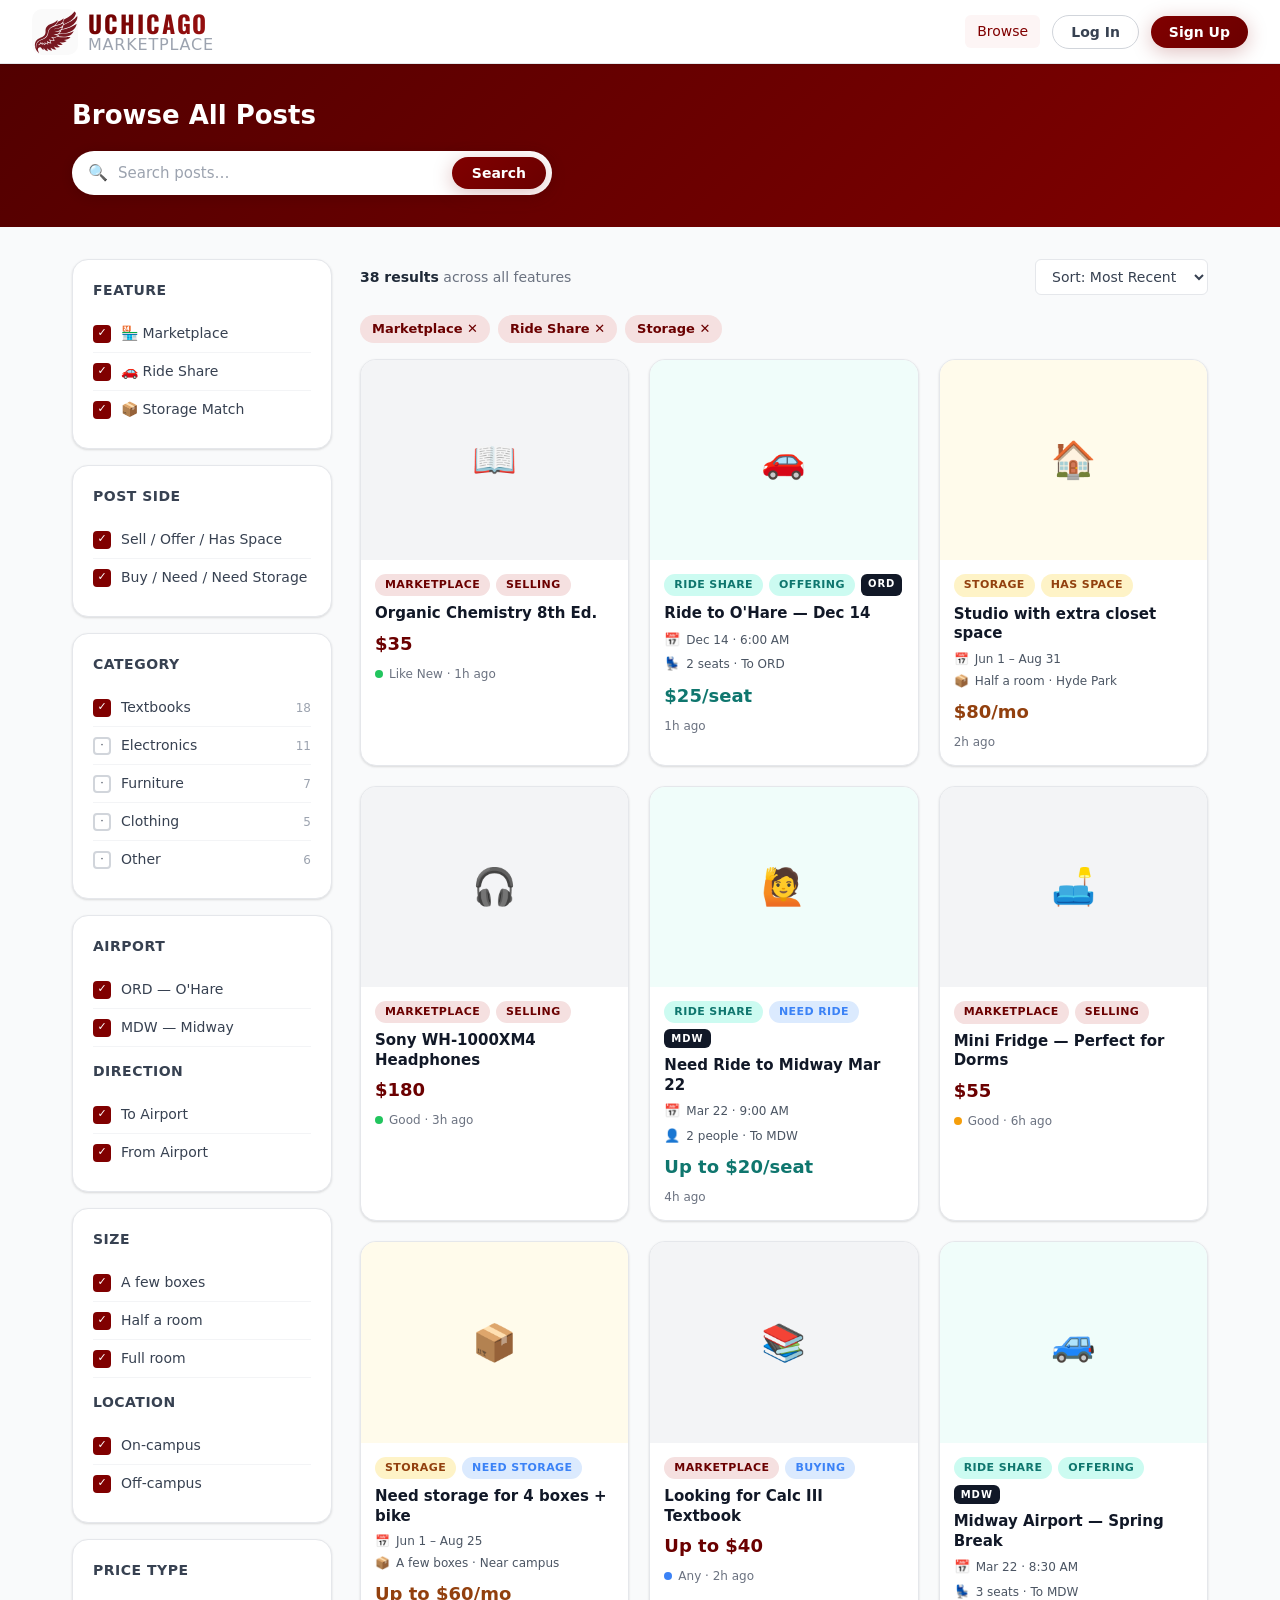
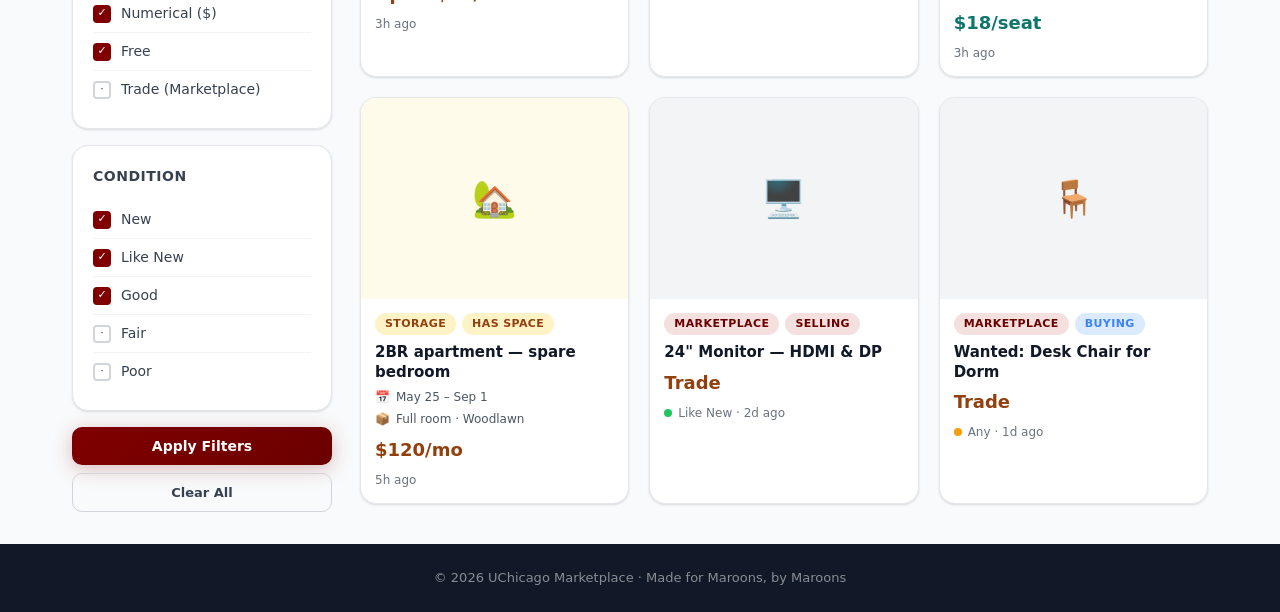
<file: browse.html>
<!DOCTYPE html>
<html lang="en">
<head>
  <meta charset="UTF-8" />
  <meta name="viewport" content="width=device-width, initial-scale=1.0" />
  <title>Browse — UChicago Marketplace</title>
  <link rel="stylesheet" href="css/styles.css" />
</head>
<body>

<div id="navbar-mount"></div>
<div id="modal-mount"></div>

<main>
  <!-- Page Hero -->
  <div class="page-hero">
    <div class="page-hero-inner">
    <h2>Browse All Posts</h2>
<div class="search-small">
      <span style="font-size:16px;color:var(--gray-400);">🔍</span>
      <input type="text" placeholder="Search posts…" id="browseSearch" />
      <button class="btn btn-primary" style="border-radius:var(--radius-full);padding:8px 20px;font-size:14px;">Search</button>
    </div>
    </div>
  </div>

  <div class="search-results-layout">

    <!-- ── Filter Sidebar ─────────────────────────────────────── -->
    <aside class="filter-sidebar">

      <div class="filter-card">
        <div class="filter-title">Feature</div>
        <div class="filter-option" onclick="toggleCheck(this);filterResults()">
          <div class="filter-checkbox checked">✓</div>
          <span>🏪 Marketplace</span>
        </div>
        <div class="filter-option" onclick="toggleCheck(this);filterResults()">
          <div class="filter-checkbox checked">✓</div>
          <span>🚗 Ride Share</span>
        </div>
        <div class="filter-option" onclick="toggleCheck(this);filterResults()">
          <div class="filter-checkbox checked">✓</div>
          <span>📦 Storage Match</span>
        </div>
      </div>

      <div class="filter-card">
        <div class="filter-title">Post Side</div>
        <div class="filter-option" onclick="toggleCheck(this)">
          <div class="filter-checkbox checked">✓</div>
          <span>Sell / Offer / Has Space</span>
        </div>
        <div class="filter-option" onclick="toggleCheck(this)">
          <div class="filter-checkbox checked">✓</div>
          <span>Buy / Need / Need Storage</span>
        </div>
      </div>

      <!-- Marketplace filters -->
      <div class="filter-card" id="filter-marketplace">
        <div class="filter-title">Category</div>
        <div class="filter-option" onclick="toggleCheck(this)">
          <div class="filter-checkbox checked">✓</div>
          <span>Textbooks</span><span style="margin-left:auto;font-size:12px;color:var(--gray-400);">18</span>
        </div>
        <div class="filter-option" onclick="toggleCheck(this)">
          <div class="filter-checkbox">·</div>
          <span>Electronics</span><span style="margin-left:auto;font-size:12px;color:var(--gray-400);">11</span>
        </div>
        <div class="filter-option" onclick="toggleCheck(this)">
          <div class="filter-checkbox">·</div>
          <span>Furniture</span><span style="margin-left:auto;font-size:12px;color:var(--gray-400);">7</span>
        </div>
        <div class="filter-option" onclick="toggleCheck(this)">
          <div class="filter-checkbox">·</div>
          <span>Clothing</span><span style="margin-left:auto;font-size:12px;color:var(--gray-400);">5</span>
        </div>
        <div class="filter-option" onclick="toggleCheck(this)">
          <div class="filter-checkbox">·</div>
          <span>Other</span><span style="margin-left:auto;font-size:12px;color:var(--gray-400);">6</span>
        </div>
      </div>

      <!-- Ride Share filters -->
      <div class="filter-card" id="filter-rideshare">
        <div class="filter-title">Airport</div>
        <div class="filter-option" onclick="toggleCheck(this)">
          <div class="filter-checkbox checked">✓</div>
          <span>ORD — O'Hare</span>
        </div>
        <div class="filter-option" onclick="toggleCheck(this)">
          <div class="filter-checkbox checked">✓</div>
          <span>MDW — Midway</span>
        </div>
        <div class="filter-title" style="margin-top:14px;">Direction</div>
        <div class="filter-option" onclick="toggleCheck(this)">
          <div class="filter-checkbox checked">✓</div>
          <span>To Airport</span>
        </div>
        <div class="filter-option" onclick="toggleCheck(this)">
          <div class="filter-checkbox checked">✓</div>
          <span>From Airport</span>
        </div>
      </div>

      <!-- Storage filters -->
      <div class="filter-card" id="filter-storage">
        <div class="filter-title">Size</div>
        <div class="filter-option" onclick="toggleCheck(this)">
          <div class="filter-checkbox checked">✓</div>
          <span>A few boxes</span>
        </div>
        <div class="filter-option" onclick="toggleCheck(this)">
          <div class="filter-checkbox checked">✓</div>
          <span>Half a room</span>
        </div>
        <div class="filter-option" onclick="toggleCheck(this)">
          <div class="filter-checkbox checked">✓</div>
          <span>Full room</span>
        </div>
        <div class="filter-title" style="margin-top:14px;">Location</div>
        <div class="filter-option" onclick="toggleCheck(this)">
          <div class="filter-checkbox checked">✓</div>
          <span>On-campus</span>
        </div>
        <div class="filter-option" onclick="toggleCheck(this)">
          <div class="filter-checkbox checked">✓</div>
          <span>Off-campus</span>
        </div>
      </div>

      <div class="filter-card">
        <div class="filter-title">Price Type</div>
        <div class="filter-option" onclick="toggleCheck(this)">
          <div class="filter-checkbox checked">✓</div>
          <span>Numerical ($)</span>
        </div>
        <div class="filter-option" onclick="toggleCheck(this)">
          <div class="filter-checkbox checked">✓</div>
          <span>Free</span>
        </div>
        <div class="filter-option" onclick="toggleCheck(this)">
          <div class="filter-checkbox">·</div>
          <span>Trade (Marketplace)</span>
        </div>
      </div>

      <div class="filter-card" id="filter-condition">
        <div class="filter-title">Condition</div>
        <div class="filter-option" onclick="toggleCheck(this)">
          <div class="filter-checkbox checked">✓</div><span>New</span>
        </div>
        <div class="filter-option" onclick="toggleCheck(this)">
          <div class="filter-checkbox checked">✓</div><span>Like New</span>
        </div>
        <div class="filter-option" onclick="toggleCheck(this)">
          <div class="filter-checkbox checked">✓</div><span>Good</span>
        </div>
        <div class="filter-option" onclick="toggleCheck(this)">
          <div class="filter-checkbox">·</div><span>Fair</span>
        </div>
        <div class="filter-option" onclick="toggleCheck(this)">
          <div class="filter-checkbox">·</div><span>Poor</span>
        </div>
      </div>

      <button class="btn btn-primary" style="width:100%;margin-top:16px;padding:11px;border-radius:var(--radius-md);justify-content:center;">Apply Filters</button>
      <button class="btn btn-ghost" style="width:100%;margin-top:8px;padding:11px;border-radius:var(--radius-md);justify-content:center;font-size:13px;">Clear All</button>
    </aside>

    <!-- ── Results Area ───────────────────────────────────────── -->
    <main class="results-area">
      <div class="results-topbar">
        <div class="results-count"><strong>38 results</strong> across all features</div>
        <select class="sort-select">
          <option>Sort: Most Recent</option>
          <option>Price: Low to High</option>
          <option>Price: High to Low</option>
          <option>Best Match</option>
        </select>
      </div>
      <div class="active-filters">
        <span class="filter-chip">Marketplace ✕</span>
        <span class="filter-chip">Ride Share ✕</span>
        <span class="filter-chip">Storage ✕</span>
      </div>

      <div class="cards-grid" id="results-grid">

        <!-- Marketplace cards -->
        <a href="post.html?type=marketplace" class="post-card" data-feature="marketplace">
          <div class="card-img-placeholder">📖</div>
          <div class="card-body">
            <div class="card-badges">
              <span class="badge badge-feature-marketplace">Marketplace</span>
              <span class="badge badge-sell">Selling</span>
            </div>
            <div class="card-title">Organic Chemistry 8th Ed.</div>
            <div class="card-price">$35</div>
            <div class="card-meta"><span class="card-condition-dot"></span>Like New · 1h ago</div>
          </div>
        </a>

        <a href="post.html?type=rideshare" class="post-card rideshare" data-feature="rideshare">
          <div class="card-img-placeholder teal-bg">🚗</div>
          <div class="card-body">
            <div class="card-badges">
              <span class="badge badge-feature-rideshare">Ride Share</span>
              <span class="badge badge-offer-ride">Offering</span>
              <span class="airport-badge">ORD</span>
            </div>
            <div class="card-title">Ride to O'Hare — Dec 14</div>
            <div class="card-route">
              <div class="card-route-row"><span class="icon">📅</span> Dec 14 · 6:00 AM</div>
              <div class="card-route-row"><span class="icon">💺</span> 2 seats · To ORD</div>
            </div>
            <div class="card-price teal">$25/seat</div>
            <div class="card-meta">1h ago</div>
          </div>
        </a>

        <a href="post.html?type=storage" class="post-card storage" data-feature="storage">
          <div class="card-img-placeholder amber-bg">🏠</div>
          <div class="card-body">
            <div class="card-badges">
              <span class="badge badge-feature-storage">Storage</span>
              <span class="badge badge-has-space">Has Space</span>
            </div>
            <div class="card-title">Studio with extra closet space</div>
            <div class="card-storage-info">
              <div class="card-storage-row"><span>📅</span> Jun 1 – Aug 31</div>
              <div class="card-storage-row"><span>📦</span> Half a room · Hyde Park</div>
            </div>
            <div class="card-price" style="color:var(--amber-700);">$80/mo</div>
            <div class="card-meta">2h ago</div>
          </div>
        </a>

        <a href="post.html?type=marketplace" class="post-card" data-feature="marketplace">
          <div class="card-img-placeholder">🎧</div>
          <div class="card-body">
            <div class="card-badges">
              <span class="badge badge-feature-marketplace">Marketplace</span>
              <span class="badge badge-sell">Selling</span>
            </div>
            <div class="card-title">Sony WH-1000XM4 Headphones</div>
            <div class="card-price">$180</div>
            <div class="card-meta"><span class="card-condition-dot"></span>Good · 3h ago</div>
          </div>
        </a>

        <a href="post.html?type=rideshare" class="post-card rideshare" data-feature="rideshare">
          <div class="card-img-placeholder teal-bg">🙋</div>
          <div class="card-body">
            <div class="card-badges">
              <span class="badge badge-feature-rideshare">Ride Share</span>
              <span class="badge badge-need-ride">Need Ride</span>
              <span class="airport-badge">MDW</span>
            </div>
            <div class="card-title">Need Ride to Midway Mar 22</div>
            <div class="card-route">
              <div class="card-route-row"><span class="icon">📅</span> Mar 22 · 9:00 AM</div>
              <div class="card-route-row"><span class="icon">👤</span> 2 people · To MDW</div>
            </div>
            <div class="card-price teal">Up to $20/seat</div>
            <div class="card-meta">4h ago</div>
          </div>
        </a>

        <a href="post.html?type=marketplace" class="post-card" data-feature="marketplace">
          <div class="card-img-placeholder">🛋️</div>
          <div class="card-body">
            <div class="card-badges">
              <span class="badge badge-feature-marketplace">Marketplace</span>
              <span class="badge badge-sell">Selling</span>
            </div>
            <div class="card-title">Mini Fridge — Perfect for Dorms</div>
            <div class="card-price">$55</div>
            <div class="card-meta"><span class="card-condition-dot" style="background:var(--amber-500);"></span>Good · 6h ago</div>
          </div>
        </a>

        <a href="post.html?type=storage" class="post-card storage" data-feature="storage">
          <div class="card-img-placeholder amber-bg">📦</div>
          <div class="card-body">
            <div class="card-badges">
              <span class="badge badge-feature-storage">Storage</span>
              <span class="badge badge-need-storage">Need Storage</span>
            </div>
            <div class="card-title">Need storage for 4 boxes + bike</div>
            <div class="card-storage-info">
              <div class="card-storage-row"><span>📅</span> Jun 1 – Aug 25</div>
              <div class="card-storage-row"><span>📦</span> A few boxes · Near campus</div>
            </div>
            <div class="card-price" style="color:var(--amber-700);">Up to $60/mo</div>
            <div class="card-meta">3h ago</div>
          </div>
        </a>

        <a href="post.html?type=marketplace" class="post-card" data-feature="marketplace">
          <div class="card-img-placeholder">📚</div>
          <div class="card-body">
            <div class="card-badges">
              <span class="badge badge-feature-marketplace">Marketplace</span>
              <span class="badge badge-buy">Buying</span>
            </div>
            <div class="card-title">Looking for Calc III Textbook</div>
            <div class="card-price">Up to $40</div>
            <div class="card-meta"><span class="card-condition-dot" style="background:var(--blue-500);"></span>Any · 2h ago</div>
          </div>
        </a>

        <a href="post.html?type=rideshare" class="post-card rideshare" data-feature="rideshare">
          <div class="card-img-placeholder teal-bg">🚙</div>
          <div class="card-body">
            <div class="card-badges">
              <span class="badge badge-feature-rideshare">Ride Share</span>
              <span class="badge badge-offer-ride">Offering</span>
              <span class="airport-badge">MDW</span>
            </div>
            <div class="card-title">Midway Airport — Spring Break</div>
            <div class="card-route">
              <div class="card-route-row"><span class="icon">📅</span> Mar 22 · 8:30 AM</div>
              <div class="card-route-row"><span class="icon">💺</span> 3 seats · To MDW</div>
            </div>
            <div class="card-price teal">$18/seat</div>
            <div class="card-meta">3h ago</div>
          </div>
        </a>

        <a href="post.html?type=storage" class="post-card storage" data-feature="storage">
          <div class="card-img-placeholder amber-bg">🏡</div>
          <div class="card-body">
            <div class="card-badges">
              <span class="badge badge-feature-storage">Storage</span>
              <span class="badge badge-has-space">Has Space</span>
            </div>
            <div class="card-title">2BR apartment — spare bedroom</div>
            <div class="card-storage-info">
              <div class="card-storage-row"><span>📅</span> May 25 – Sep 1</div>
              <div class="card-storage-row"><span>📦</span> Full room · Woodlawn</div>
            </div>
            <div class="card-price" style="color:var(--amber-700);">$120/mo</div>
            <div class="card-meta">5h ago</div>
          </div>
        </a>

        <a href="post.html?type=marketplace" class="post-card" data-feature="marketplace">
          <div class="card-img-placeholder">🖥️</div>
          <div class="card-body">
            <div class="card-badges">
              <span class="badge badge-feature-marketplace">Marketplace</span>
              <span class="badge badge-sell">Selling</span>
            </div>
            <div class="card-title">24" Monitor — HDMI &amp; DP</div>
            <div class="card-price trade">Trade</div>
            <div class="card-meta"><span class="card-condition-dot"></span>Like New · 2d ago</div>
          </div>
        </a>

        <a href="post.html?type=marketplace" class="post-card" data-feature="marketplace">
          <div class="card-img-placeholder">🪑</div>
          <div class="card-body">
            <div class="card-badges">
              <span class="badge badge-feature-marketplace">Marketplace</span>
              <span class="badge badge-buy">Buying</span>
            </div>
            <div class="card-title">Wanted: Desk Chair for Dorm</div>
            <div class="card-price trade">Trade</div>
            <div class="card-meta"><span class="card-condition-dot" style="background:var(--amber-500);"></span>Any · 1d ago</div>
          </div>
        </a>

      </div><!-- /results-grid -->
    </main>
  </div><!-- /search-results-layout -->

</main>

<footer class="footer">
  © 2026 UChicago Marketplace · Made for Maroons, by Maroons
</footer>

<script src="js/main.js"></script>
<script>
  // Read URL param to pre-filter by feature type
  const params = new URLSearchParams(window.location.search);
  const ft = params.get('type');

  function filterResults() {
    // Simple client-side filter based on checked feature checkboxes
    const checks = document.querySelectorAll('#filter-marketplace, #filter-rideshare, #filter-storage');
    // For demo purposes, all results remain visible
  }

  if (ft) {
    // Pre-tick only the matching feature filter, dim the others
    document.querySelector('.results-count strong').textContent =
      ft === 'marketplace' ? '24 results' :
      ft === 'rideshare'   ? '8 results'  :
      ft === 'storage'     ? '6 results'  : '38 results';
  }
</script>
</body>
</html>
</file>
<file: css/styles.css>
@import url('https://fonts.googleapis.com/css2?family=Oswald:wght@400;600;700&display=swap');

/* ─── Reset & Variables ─────────────────────────────────────── */
*, *::before, *::after { box-sizing: border-box; margin: 0; padding: 0; }
:root {
  /* Maroon — primary brand */
  --maroon-900: #3a0000;
  --maroon-800: #520000;
  --maroon-700: #6b0000;
  --maroon-600: #800000;
  --maroon-500: #9b1212;
  --maroon-400: #b83232;
  --maroon-300: #d47878;
  --maroon-200: #e8b8b8;
  --maroon-100: #f5e0e0;
  --maroon-50:  #fdf5f5;
  /* Teal — Ride Share accent */
  --teal-700:   #0f766e;
  --teal-600:   #0d9488;
  --teal-500:   #14b8a6;
  --teal-100:   #ccfbf1;
  --teal-50:    #f0fdfa;
  /* Amber/Orange — Storage accent */
  --amber-700:  #92400e;
  --amber-600:  #b45309;
  --amber-500:  #f59e0b;
  --amber-100:  #fef3c7;
  --amber-50:   #fffbeb;
  /* Grays */
  --white:      #ffffff;
  --gray-900:   #111827;
  --gray-800:   #1f2937;
  --gray-700:   #374151;
  --gray-600:   #4b5563;
  --gray-500:   #6b7280;
  --gray-400:   #9ca3af;
  --gray-300:   #d1d5db;
  --gray-200:   #e5e7eb;
  --gray-100:   #f3f4f6;
  --gray-50:    #f9fafb;
  /* Status */
  --green-500:  #22c55e;
  --green-100:  #dcfce7;
  --red-500:    #ef4444;
  --red-100:    #fee2e2;
  --blue-500:   #3b82f6;
  --blue-100:   #dbeafe;
  /* Radii */
  --radius-sm:   6px;
  --radius-md:   10px;
  --radius-lg:   16px;
  --radius-xl:   24px;
  --radius-full: 9999px;
  /* Shadows */
  --shadow-sm:     0 1px 3px rgba(0,0,0,.08), 0 1px 2px rgba(0,0,0,.06);
  --shadow-md:     0 4px 12px rgba(0,0,0,.10), 0 2px 6px rgba(0,0,0,.07);
  --shadow-lg:     0 10px 30px rgba(0,0,0,.12), 0 4px 12px rgba(0,0,0,.08);
  --shadow-maroon: 0 4px 20px rgba(128,0,0,.25);
  --shadow-teal:   0 4px 20px rgba(13,148,136,.25);
  --shadow-amber:  0 4px 20px rgba(180,83,9,.2);
  /* Misc */
  --font:       'Inter', system-ui, -apple-system, sans-serif;
  --transition: .18s ease;
}

/* ─── Base ──────────────────────────────────────────────────── */
html { scroll-behavior: smooth; }
body {
  font-family: var(--font);
  background: var(--gray-50);
  color: var(--gray-800);
  min-height: 100vh;
  line-height: 1.5;
  display: flex;
  flex-direction: column;
}
a { color: inherit; text-decoration: none; }
button { font-family: var(--font); cursor: pointer; border: none; outline: none; }
input, select, textarea { font-family: var(--font); outline: none; }
main { flex: 1; display: flex; flex-direction: column; }

/* ─── Navbar ────────────────────────────────────────────────── */
.navbar {
  background: var(--white);
  border-bottom: 1px solid var(--gray-200);
  padding: 0 32px;
  height: 64px;
  display: flex;
  align-items: center;
  justify-content: space-between;
  position: sticky;
  top: 0;
  z-index: 100;
  box-shadow: var(--shadow-sm);
}
.navbar-logo {
  display: flex;
  align-items: center;
  gap: 10px;
  cursor: pointer;
  text-decoration: none;
}
.logo-icon {
  width: 36px; height: 36px;
  background: linear-gradient(135deg, var(--maroon-600), var(--maroon-800));
  border-radius: var(--radius-md);
  display: flex; align-items: center; justify-content: center;
  color: white; font-weight: 800; font-size: 16px;
  box-shadow: var(--shadow-maroon);
  flex-shrink: 0;
}
.logo-img {
  width: 46px; height: 46px;
  border-radius: var(--radius-md);
  flex-shrink: 0;
  object-fit: contain;
}
.logo-text {
  display: flex; flex-direction: column; gap: 0; line-height: 1;
}
.logo-name {
  font-family: 'Oswald', sans-serif;
  font-size: 24px; font-weight: 700;
  letter-spacing: 0.08em;
  text-transform: uppercase;
  background: linear-gradient(135deg, var(--maroon-700), var(--maroon-500));
  -webkit-background-clip: text; -webkit-text-fill-color: transparent;
  background-clip: text;
}
.logo-sub {
  font-family: 'Inter', system-ui, sans-serif;
  font-size: 16px; font-weight: 500;
  color: var(--gray-400);
  letter-spacing: 0.05em;
  text-transform: uppercase;
  -webkit-text-fill-color: var(--gray-400);
  margin-top: 2px;
}
.navbar-center {
  display: flex; align-items: center; gap: 4px;
  position: absolute; left: 50%; transform: translateX(-50%);
}
.navbar-actions { display: flex; align-items: center; gap: 12px; }

/* ─── Buttons ───────────────────────────────────────────────── */
.btn {
  padding: 8px 18px;
  border-radius: var(--radius-full);
  font-size: 14px; font-weight: 600;
  transition: all var(--transition);
  display: inline-flex; align-items: center; gap: 6px;
  cursor: pointer; border: none;
}
.btn-ghost {
  background: transparent; color: var(--gray-700);
  border: 1.5px solid var(--gray-300);
}
.btn-ghost:hover { background: var(--gray-100); border-color: var(--gray-400); }
.btn-primary {
  background: linear-gradient(135deg, var(--maroon-600), var(--maroon-700));
  color: white; box-shadow: var(--shadow-maroon);
}
.btn-primary:hover { background: linear-gradient(135deg, var(--maroon-700), var(--maroon-800)); transform: translateY(-1px); box-shadow: 0 6px 24px rgba(128,0,0,.35); }
.btn-secondary {
  background: var(--maroon-100); color: var(--maroon-700);
  border: 1.5px solid var(--maroon-200);
}
.btn-secondary:hover { background: var(--maroon-200); }
.btn-teal {
  background: linear-gradient(135deg, var(--teal-600), var(--teal-700));
  color: white; box-shadow: var(--shadow-teal);
}
.btn-teal:hover { transform: translateY(-1px); }
.btn-amber {
  background: linear-gradient(135deg, var(--amber-500), var(--amber-600));
  color: white; box-shadow: var(--shadow-amber);
}
.btn-amber:hover { transform: translateY(-1px); }
.btn-icon {
  width: 38px; height: 38px; padding: 0;
  border-radius: var(--radius-full);
  background: var(--gray-100); color: var(--gray-600);
  display: flex; align-items: center; justify-content: center;
  font-size: 18px;
}
.btn-icon:hover { background: var(--maroon-100); color: var(--maroon-600); }
.nav-link {
  padding: 6px 12px;
  border-radius: var(--radius-sm);
  font-size: 14px; font-weight: 500;
  color: var(--gray-600); cursor: pointer;
  transition: all var(--transition);
  text-decoration: none; display: inline-block;
}
.nav-link:hover, .nav-link.active { color: var(--maroon-600); background: var(--maroon-50); }

/* ─── Hero ──────────────────────────────────────────────────── */
.hero {
  background: linear-gradient(160deg, var(--maroon-900) 0%, var(--maroon-700) 50%, var(--maroon-500) 100%);
  padding: 110px 32px 90px;
  text-align: center;
  position: relative;
  overflow: hidden;
}
.hero::before {
  content: '';
  position: absolute; inset: 0;
  background: url('../phoenix.png') center center / contain no-repeat;
  opacity: 0.12;
  pointer-events: none;
}
.hero h1 {
  font-size: clamp(32px, 5vw, 52px);
  font-weight: 900; color: white;
  line-height: 1.15; margin-bottom: 36px;
  letter-spacing: -1px; position: relative;
}
.search-bar {
  max-width: 640px; margin: 0 auto;
  display: flex; background: white;
  border-radius: var(--radius-full);
  box-shadow: 0 8px 40px rgba(0,0,0,.25);
  overflow: hidden; padding: 6px 6px 6px 24px;
  gap: 8px; align-items: center; position: relative;
}
.search-bar input {
  flex: 1; border: none; font-size: 16px;
  color: var(--gray-800); background: transparent;
}
.search-bar input::placeholder { color: var(--gray-400); }
.search-bar select {
  border: none; border-left: 1.5px solid var(--gray-200);
  padding: 8px 12px; font-size: 14px;
  color: var(--gray-600); background: transparent; cursor: pointer;
}
.search-bar .btn-primary { border-radius: var(--radius-full); padding: 10px 24px; font-size: 15px; }

/* ─── Page Hero (sub-pages) ─────────────────────────────────── */
.page-hero {
  background: linear-gradient(135deg, var(--maroon-800), var(--maroon-600));
  padding: 32px; color: white;
}
.page-hero-inner {
  max-width: 1200px; margin: 0 auto; padding: 0 32px;
}
.page-hero h2 { font-size: 26px; font-weight: 900; margin-bottom: 6px; }
.page-hero p { font-size: 14px; color: rgba(255,255,255,.7); }
.search-small {
  display: flex; align-items: center; gap: 10px;
  background: white; border-radius: var(--radius-full);
  padding: 6px 6px 6px 16px; max-width: 480px;
  box-shadow: 0 2px 12px rgba(0,0,0,.15); margin-top: 16px;
}
.search-small input { flex: 1; border: none; font-size: 15px; color: var(--gray-800); background: transparent; }
.search-small input::placeholder { color: var(--gray-400); }

/* ─── Feature Tabs (top-level: Marketplace/RideShare/Storage) ─ */
.feature-tabs-bar {
  background: white;
  border-bottom: 2px solid var(--gray-200);
  position: sticky; top: 64px; z-index: 90;
  box-shadow: var(--shadow-sm);
}
.feature-tabs-inner {
  max-width: 1100px; margin: 0 auto; width: 100%;
  padding: 0 32px;
  display: flex; align-items: flex-end; gap: 0;
}
.feature-tab {
  display: flex; align-items: center; gap: 8px;
  padding: 14px 24px;
  font-size: 14px; font-weight: 700;
  color: var(--gray-500);
  border: none; background: transparent;
  border-bottom: 3px solid transparent;
  margin-bottom: -2px;
  cursor: pointer; transition: all var(--transition);
  white-space: nowrap;
}
.feature-tab:hover { color: var(--maroon-600); background: var(--maroon-50); }
.feature-tab.active-marketplace { color: var(--maroon-700); border-bottom-color: var(--maroon-600); }
.feature-tab.active-rideshare   { color: var(--teal-700);   border-bottom-color: var(--teal-600); }
.feature-tab.active-storage     { color: var(--amber-700);  border-bottom-color: var(--amber-500); }
.feature-tab-icon { font-size: 18px; }

/* ─── Generic Tabs (sub-tabs: Buy/Sell etc.) ────────────────── */
.tabs-container { padding: 28px 32px; max-width: 1100px; margin: 0 auto; width: 100%; }
.tabs-header {
  display: flex; align-items: center; gap: 4px;
  border-bottom: 2px solid var(--gray-200); margin-bottom: 24px;
}
.tab-btn {
  padding: 10px 24px; font-size: 15px; font-weight: 600;
  color: var(--gray-500); background: transparent;
  border: none; border-bottom: 2px solid transparent;
  margin-bottom: -2px; cursor: pointer;
  transition: all var(--transition);
  border-radius: var(--radius-sm) var(--radius-sm) 0 0;
}
.tab-btn:hover { color: var(--maroon-600); background: var(--maroon-50); }
.tab-btn.active { color: var(--maroon-700); border-bottom-color: var(--maroon-600); }
.tab-panel { display: none; }
.tab-panel.active { display: block; }

/* ─── Section Headers ───────────────────────────────────────── */
.section-header {
  display: flex; align-items: center; justify-content: space-between;
  margin-bottom: 20px;
}
.section-title { font-size: 20px; font-weight: 800; color: var(--gray-900); }
.section-link { font-size: 14px; font-weight: 600; color: var(--maroon-600); cursor: pointer; }
.section-link:hover { color: var(--maroon-700); text-decoration: underline; }

/* ─── Post Cards ────────────────────────────────────────────── */
.cards-grid {
  display: grid;
  grid-template-columns: repeat(auto-fill, minmax(220px, 1fr));
  gap: 20px;
}
.post-card {
  background: white; border-radius: var(--radius-lg);
  overflow: hidden; box-shadow: var(--shadow-sm);
  border: 1px solid var(--gray-200);
  transition: all var(--transition); cursor: pointer;
  text-decoration: none; display: block; color: inherit;
}
.post-card:hover { box-shadow: var(--shadow-md); transform: translateY(-3px); border-color: var(--maroon-200); }
.post-card.rideshare:hover { border-color: var(--teal-500); }
.post-card.storage:hover { border-color: var(--amber-500); }

.card-img-placeholder {
  width: 100%; aspect-ratio: 4/3;
  background: var(--gray-100);
  display: flex; align-items: center; justify-content: center;
  font-size: 36px;
}
.card-img-placeholder.teal-bg { background: var(--teal-50); }
.card-img-placeholder.amber-bg { background: var(--amber-50); }

.card-body { padding: 14px; }
.card-badges { display: flex; gap: 6px; flex-wrap: wrap; margin-bottom: 8px; }

/* ─── Badges ────────────────────────────────────────────────── */
.badge {
  padding: 3px 10px; border-radius: var(--radius-full);
  font-size: 11px; font-weight: 700;
  text-transform: uppercase; letter-spacing: .4px;
  display: inline-flex; align-items: center; gap: 4px;
}
/* Marketplace */
.badge-sell      { background: var(--maroon-100); color: var(--maroon-700); }
.badge-buy       { background: var(--blue-100);   color: var(--blue-500); }
.badge-trade     { background: var(--amber-100);  color: var(--amber-700); }
.badge-free      { background: var(--green-100);  color: #15803d; }
.badge-tag       { background: var(--gray-100);   color: var(--gray-600); }
/* Ride Share */
.badge-need-ride  { background: var(--blue-100);  color: var(--blue-500); }
.badge-offer-ride { background: var(--teal-100);  color: var(--teal-700); }
/* Storage */
.badge-need-storage { background: var(--blue-100);  color: var(--blue-500); }
.badge-has-space    { background: var(--amber-100); color: var(--amber-700); }
/* Feature type */
.badge-feature-marketplace { background: var(--maroon-100); color: var(--maroon-700); }
.badge-feature-rideshare   { background: var(--teal-100);   color: var(--teal-700); }
.badge-feature-storage     { background: var(--amber-100);  color: var(--amber-700); }
/* Airport */
.airport-badge {
  background: var(--gray-900); color: white;
  font-size: 10px; font-weight: 900; letter-spacing: 1px;
  padding: 2px 7px; border-radius: var(--radius-sm);
}

/* Verified badge */
.verified-badge {
  display: inline-flex; align-items: center; gap: 4px;
  background: var(--green-100); color: #15803d;
  padding: 3px 10px; border-radius: var(--radius-full);
  font-size: 11px; font-weight: 700;
  text-transform: uppercase; letter-spacing: .4px;
}

.card-title { font-size: 15px; font-weight: 700; color: var(--gray-900); margin-bottom: 6px; line-height: 1.3; }
.card-price { font-size: 18px; font-weight: 800; color: var(--maroon-700); margin-bottom: 8px; }
.card-price.free  { color: #15803d; }
.card-price.trade { color: var(--amber-700); }
.card-price.teal  { color: var(--teal-700); }
.card-meta { font-size: 12px; color: var(--gray-500); display: flex; align-items: center; gap: 6px; flex-wrap: wrap; }
.card-condition-dot { width: 8px; height: 8px; border-radius: 50%; background: var(--green-500); display: inline-block; flex-shrink: 0; }

/* Ride Share card specifics */
.card-route { display: flex; flex-direction: column; gap: 5px; margin-bottom: 8px; }
.card-route-row {
  display: flex; align-items: center; gap: 6px;
  font-size: 12px; color: var(--gray-600); font-weight: 500;
}
.card-route-row .icon { font-size: 13px; width: 16px; flex-shrink: 0; }
/* Storage card specifics */
.card-storage-info { display: flex; flex-direction: column; gap: 4px; margin-bottom: 8px; }
.card-storage-row {
  display: flex; align-items: center; gap: 6px;
  font-size: 12px; color: var(--gray-600); font-weight: 500;
}

/* ─── Search Results Layout ─────────────────────────────────── */
.search-results-layout {
  display: flex; max-width: 1200px; margin: 0 auto;
  width: 100%; padding: 32px; gap: 28px; flex: 1;
}
.filter-sidebar { width: 260px; flex-shrink: 0; }
.filter-card {
  background: white; border-radius: var(--radius-lg);
  border: 1px solid var(--gray-200); padding: 20px; box-shadow: var(--shadow-sm);
}
.filter-card + .filter-card { margin-top: 16px; }
.filter-title {
  font-size: 14px; font-weight: 700; color: var(--gray-700);
  margin-bottom: 14px; text-transform: uppercase; letter-spacing: .5px;
}
.filter-option {
  display: flex; align-items: center; gap: 10px;
  padding: 8px 0; cursor: pointer; font-size: 14px; color: var(--gray-700);
  transition: color var(--transition); border-bottom: 1px solid var(--gray-100);
}
.filter-option:last-child { border-bottom: none; }
.filter-option:hover { color: var(--maroon-600); }
.filter-checkbox {
  width: 18px; height: 18px; border-radius: 4px;
  border: 2px solid var(--gray-300); display: flex; align-items: center; justify-content: center;
  flex-shrink: 0; transition: all var(--transition); background: white;
  font-size: 11px;
}
.filter-checkbox.checked { background: var(--maroon-600); border-color: var(--maroon-600); color: white; }
.results-area { flex: 1; }
.results-topbar {
  display: flex; align-items: center; justify-content: space-between; margin-bottom: 20px;
}
.results-count { font-size: 14px; color: var(--gray-500); }
.results-count strong { color: var(--gray-800); }
.sort-select {
  border: 1.5px solid var(--gray-200); border-radius: var(--radius-sm);
  padding: 8px 12px; font-size: 14px; color: var(--gray-700);
  background: white; cursor: pointer;
}
.active-filters { display: flex; gap: 8px; flex-wrap: wrap; margin-bottom: 16px; }
.filter-chip {
  display: flex; align-items: center; gap: 6px;
  background: var(--maroon-100); color: var(--maroon-700);
  padding: 4px 12px; border-radius: var(--radius-full);
  font-size: 13px; font-weight: 600; cursor: pointer;
}
.filter-chip:hover { background: var(--maroon-200); }

/* ─── Post Detail Layout ────────────────────────────────────── */
.listing-layout {
  max-width: 1000px; margin: 0 auto;
  padding: 32px; width: 100%; flex: 1;
}
.listing-gallery {
  display: grid; grid-template-columns: 1fr 1fr;
  gap: 12px; margin-bottom: 32px;
}
.gallery-main {
  grid-column: 1; grid-row: 1 / 3;
  background: var(--gray-100); border-radius: var(--radius-lg);
  aspect-ratio: 1; display: flex; align-items: center; justify-content: center;
  font-size: 64px; border: 1.5px solid var(--gray-200); overflow: hidden;
}
.gallery-thumb {
  background: var(--gray-100); border-radius: var(--radius-md);
  aspect-ratio: 1; display: flex; align-items: center; justify-content: center;
  font-size: 32px; border: 1.5px solid var(--gray-200); cursor: pointer; overflow: hidden;
}
.gallery-thumb:hover { border-color: var(--maroon-400); }

.listing-body { display: grid; grid-template-columns: 1fr 320px; gap: 32px; }
.listing-title { font-size: 28px; font-weight: 800; color: var(--gray-900); line-height: 1.2; margin-bottom: 10px; }
.listing-price { font-size: 32px; font-weight: 900; color: var(--maroon-700); margin-bottom: 16px; }
.listing-price.free  { color: #15803d; }
.listing-price.trade { color: var(--amber-700); }
.listing-price.teal  { color: var(--teal-700); }
.listing-meta-row { display: flex; align-items: center; gap: 12px; flex-wrap: wrap; margin-bottom: 20px; }
.listing-condition {
  display: flex; align-items: center; gap: 6px;
  font-size: 14px; font-weight: 600; color: var(--gray-700);
  background: var(--gray-100); padding: 6px 14px; border-radius: var(--radius-full);
}
.listing-section-title {
  font-size: 13px; font-weight: 700; color: var(--gray-500);
  text-transform: uppercase; letter-spacing: .5px; margin-bottom: 10px;
}
.listing-desc { font-size: 15px; color: var(--gray-700); line-height: 1.7; margin-bottom: 24px; }

/* Info grid — used for RideShare and Storage fields */
.info-grid {
  display: grid; grid-template-columns: 1fr 1fr;
  gap: 14px; margin-bottom: 24px;
}
.info-cell {
  background: var(--gray-50); border: 1.5px solid var(--gray-200);
  border-radius: var(--radius-md); padding: 14px 16px;
}
.info-cell.full { grid-column: 1 / -1; }
.info-cell-label { font-size: 11px; font-weight: 700; text-transform: uppercase; letter-spacing: .5px; color: var(--gray-400); margin-bottom: 4px; }
.info-cell-value { font-size: 16px; font-weight: 700; color: var(--gray-900); }
.info-cell-value.highlight { color: var(--maroon-700); }
.info-cell-value.teal { color: var(--teal-700); }
.info-cell-value.amber { color: var(--amber-700); }

/* Poster / Seller card */
.seller-card {
  background: white; border: 1.5px solid var(--gray-200);
  border-radius: var(--radius-lg); padding: 24px; box-shadow: var(--shadow-sm);
}
.seller-header { display: flex; align-items: center; gap: 14px; margin-bottom: 20px; }
.seller-avatar {
  width: 56px; height: 56px; border-radius: 50%;
  background: linear-gradient(135deg, var(--maroon-500), var(--maroon-700));
  display: flex; align-items: center; justify-content: center;
  color: white; font-size: 22px; font-weight: 800; flex-shrink: 0;
}
.seller-name { font-size: 17px; font-weight: 700; color: var(--gray-900); margin-bottom: 4px; }
.stars { color: var(--amber-500); font-size: 14px; letter-spacing: 1px; }
.star-count { font-size: 13px; color: var(--gray-500); margin-left: 4px; }
.seller-stats { display: flex; gap: 16px; margin-bottom: 20px; }
.stat-item { text-align: center; }
.stat-val { font-size: 18px; font-weight: 800; color: var(--gray-900); }
.stat-lbl { font-size: 11px; color: var(--gray-500); text-transform: uppercase; letter-spacing: .4px; }
.contact-info { display: flex; flex-direction: column; gap: 10px; margin-bottom: 20px; }
.contact-row { display: flex; align-items: center; gap: 10px; font-size: 14px; color: var(--gray-600); }
.contact-icon { font-size: 16px; width: 20px; text-align: center; }
.listing-actions { display: flex; flex-direction: column; gap: 10px; margin-top: 20px; }
.btn-save {
  background: linear-gradient(135deg, var(--maroon-600), var(--maroon-700));
  color: white; border-radius: var(--radius-md);
  padding: 12px; font-size: 15px; font-weight: 700;
  display: flex; align-items: center; justify-content: center; gap: 8px;
  box-shadow: var(--shadow-maroon); transition: all var(--transition); cursor: pointer;
}
.btn-save:hover { transform: translateY(-1px); box-shadow: 0 6px 24px rgba(128,0,0,.4); }
.btn-report {
  background: white; color: var(--red-500);
  border: 1.5px solid var(--red-100); border-radius: var(--radius-md);
  padding: 10px; font-size: 14px; font-weight: 600;
  display: flex; align-items: center; justify-content: center; gap: 8px;
  transition: all var(--transition); cursor: pointer;
}
.btn-report:hover { background: var(--red-100); border-color: var(--red-500); }

/* ─── Create / Form ─────────────────────────────────────────── */
.create-layout {
  max-width: 740px; margin: 0 auto;
  padding: 40px 32px; width: 100%; flex: 1;
}
.page-heading { font-size: 28px; font-weight: 900; color: var(--gray-900); margin-bottom: 4px; }
.page-subheading { font-size: 15px; color: var(--gray-500); margin-bottom: 32px; }
.form-card {
  background: white; border-radius: var(--radius-xl);
  border: 1.5px solid var(--gray-200); padding: 32px;
  box-shadow: var(--shadow-sm); margin-bottom: 20px;
}
.form-section-title {
  font-size: 13px; font-weight: 700; text-transform: uppercase;
  letter-spacing: .5px; color: var(--maroon-600);
  margin-bottom: 20px; padding-bottom: 10px; border-bottom: 1.5px solid var(--maroon-100);
}
.form-group { margin-bottom: 20px; }
.form-group:last-child { margin-bottom: 0; }
.form-label { display: block; font-size: 14px; font-weight: 600; color: var(--gray-700); margin-bottom: 8px; }
.form-label .note { font-size: 12px; font-weight: 400; color: var(--gray-400); margin-left: 6px; }
.form-input {
  width: 100%; border: 1.5px solid var(--gray-200);
  border-radius: var(--radius-md); padding: 10px 14px;
  font-size: 15px; color: var(--gray-800); background: var(--gray-50);
  transition: border-color var(--transition);
}
.form-input:focus { border-color: var(--maroon-400); background: white; box-shadow: 0 0 0 3px rgba(128,0,0,.1); }
.form-textarea { resize: vertical; min-height: 110px; }
.form-row { display: grid; grid-template-columns: 1fr 1fr; gap: 16px; }

/* Feature type selector */
.feature-selector { display: grid; grid-template-columns: repeat(3,1fr); gap: 12px; }
.feature-option {
  border: 2.5px solid var(--gray-200); border-radius: var(--radius-lg);
  padding: 20px 14px; text-align: center; cursor: pointer;
  transition: all var(--transition); background: white;
}
.feature-option:hover { border-color: var(--maroon-300); transform: translateY(-2px); box-shadow: var(--shadow-md); }
.feature-option.active-marketplace { border-color: var(--maroon-600); background: var(--maroon-50); }
.feature-option.active-rideshare   { border-color: var(--teal-600);   background: var(--teal-50); }
.feature-option.active-storage     { border-color: var(--amber-500);  background: var(--amber-50); }
.feature-option-icon { font-size: 30px; margin-bottom: 8px; }
.feature-option-title { font-size: 14px; font-weight: 800; color: var(--gray-800); margin-bottom: 4px; }
.feature-option-desc { font-size: 11px; color: var(--gray-400); line-height: 1.4; }

/* Photo upload */
.photo-upload {
  border: 2.5px dashed var(--gray-300); border-radius: var(--radius-lg);
  padding: 40px 24px; text-align: center; cursor: pointer;
  transition: all var(--transition); background: var(--gray-50);
}
.photo-upload:hover { border-color: var(--maroon-400); background: var(--maroon-50); }
.upload-icon { font-size: 40px; margin-bottom: 12px; }
.upload-text { font-size: 15px; font-weight: 600; color: var(--gray-700); margin-bottom: 4px; }
.upload-hint { font-size: 13px; color: var(--gray-400); }

/* Toggles */
.toggle-group { display: flex; background: var(--gray-100); border-radius: var(--radius-full); padding: 4px; gap: 4px; }
.toggle-btn {
  flex: 1; padding: 9px 16px; border-radius: var(--radius-full);
  font-size: 14px; font-weight: 700; color: var(--gray-500);
  background: transparent; transition: all var(--transition);
}
.toggle-btn.active { background: white; color: var(--maroon-700); box-shadow: var(--shadow-sm); }
.toggle-btn.active-teal  { background: white; color: var(--teal-700);  box-shadow: var(--shadow-sm); }
.toggle-btn.active-amber { background: white; color: var(--amber-700); box-shadow: var(--shadow-sm); }

/* Price modes */
.price-modes { display: flex; gap: 10px; margin-bottom: 14px; }
.price-mode-btn {
  flex: 1; padding: 10px; border-radius: var(--radius-md);
  font-size: 14px; font-weight: 700;
  border: 2px solid var(--gray-200); color: var(--gray-500);
  background: white; transition: all var(--transition); text-align: center;
}
.price-mode-btn.active { border-color: var(--maroon-500); color: var(--maroon-700); background: var(--maroon-50); }
.price-mode-btn:hover  { border-color: var(--maroon-300); color: var(--maroon-600); }

/* Condition grid */
.condition-grid { display: grid; grid-template-columns: repeat(3,1fr); gap: 10px; }
.condition-btn {
  padding: 12px 8px; border-radius: var(--radius-md);
  font-size: 13px; font-weight: 700;
  border: 2px solid var(--gray-200); color: var(--gray-500);
  background: white; transition: all var(--transition); text-align: center;
}
.condition-btn.active { border-color: var(--maroon-500); color: var(--maroon-700); background: var(--maroon-50); }
.condition-btn:hover  { border-color: var(--maroon-300); }

/* Option button grid (airport, direction, size, etc.) */
.option-grid-2 { display: grid; grid-template-columns: 1fr 1fr; gap: 10px; }
.option-grid-3 { display: grid; grid-template-columns: 1fr 1fr 1fr; gap: 10px; }
.option-btn {
  padding: 14px 10px; border-radius: var(--radius-md);
  font-size: 14px; font-weight: 700; text-align: center;
  border: 2px solid var(--gray-200); color: var(--gray-500);
  background: white; transition: all var(--transition); cursor: pointer;
}
.option-btn .opt-icon { font-size: 22px; display: block; margin-bottom: 6px; }
.option-btn .opt-label { display: block; }
.option-btn .opt-sub { font-size: 11px; font-weight: 500; color: var(--gray-400); margin-top: 2px; display: block; }
.option-btn:hover   { border-color: var(--maroon-300); color: var(--maroon-600); }
.option-btn.active  { border-color: var(--maroon-500); color: var(--maroon-700); background: var(--maroon-50); }
.option-btn.active-teal  { border-color: var(--teal-600); color: var(--teal-700); background: var(--teal-50); }
.option-btn.active-amber { border-color: var(--amber-500); color: var(--amber-700); background: var(--amber-50); }

/* Tag picker */
.tag-picker { display: flex; flex-wrap: wrap; gap: 8px; }
.tag-opt {
  padding: 6px 14px; border-radius: var(--radius-full);
  font-size: 13px; font-weight: 600;
  border: 2px solid var(--gray-200); color: var(--gray-600);
  background: white; cursor: pointer; transition: all var(--transition);
}
.tag-opt.active { border-color: var(--maroon-500); color: var(--maroon-700); background: var(--maroon-50); }
.tag-opt:hover  { border-color: var(--maroon-300); }

/* ─── Profile ───────────────────────────────────────────────── */
.profile-layout {
  max-width: 900px; margin: 0 auto;
  padding: 40px 32px; width: 100%;
}
.profile-header-card {
  background: white; border-radius: var(--radius-xl);
  border: 1.5px solid var(--gray-200); padding: 32px;
  box-shadow: var(--shadow-sm); display: flex;
  gap: 28px; align-items: flex-start; margin-bottom: 24px;
}
.profile-avatar {
  width: 96px; height: 96px; border-radius: 50%;
  background: linear-gradient(135deg, var(--maroon-500), var(--maroon-800));
  display: flex; align-items: center; justify-content: center;
  color: white; font-size: 36px; font-weight: 800;
  flex-shrink: 0; box-shadow: var(--shadow-maroon);
}
.profile-info { flex: 1; }
.profile-name { font-size: 26px; font-weight: 900; color: var(--gray-900); margin-bottom: 8px; }
.profile-badges { display: flex; gap: 10px; margin-bottom: 12px; align-items: center; flex-wrap: wrap; }
.profile-since { font-size: 13px; color: var(--gray-400); margin-bottom: 14px; }
.profile-stats { display: flex; gap: 24px; }
.profile-stat-val { font-size: 22px; font-weight: 900; color: var(--gray-900); display: block; }
.profile-stat-lbl { font-size: 12px; color: var(--gray-500); }
.reviews-section {
  background: white; border-radius: var(--radius-xl);
  border: 1.5px solid var(--gray-200); padding: 24px;
  box-shadow: var(--shadow-sm); margin-bottom: 24px;
}
.review-card { padding: 16px 0; border-bottom: 1px solid var(--gray-100); }
.review-card:last-child { border-bottom: none; padding-bottom: 0; }
.review-header { display: flex; align-items: center; gap: 10px; margin-bottom: 8px; }
.reviewer-avatar {
  width: 36px; height: 36px; border-radius: 50%;
  background: linear-gradient(135deg, var(--maroon-300), var(--maroon-500));
  display: flex; align-items: center; justify-content: center;
  color: white; font-size: 14px; font-weight: 700;
}
.reviewer-name { font-size: 14px; font-weight: 700; color: var(--gray-800); }
.review-date { font-size: 12px; color: var(--gray-400); margin-left: auto; }
.review-text { font-size: 14px; color: var(--gray-600); line-height: 1.6; }

/* Profile feature tabs */
.profile-posts-card {
  background: white; border-radius: var(--radius-xl);
  border: 1.5px solid var(--gray-200); overflow: hidden; box-shadow: var(--shadow-sm);
}
.profile-posts-header { padding: 20px 24px 0; border-bottom: 2px solid var(--gray-200); }
.profile-posts-title { font-size: 18px; font-weight: 800; color: var(--gray-900); margin-bottom: 16px; }
.profile-posts-body { padding: 20px 24px; }

/* ─── Notifications ─────────────────────────────────────────── */
.notifications-layout {
  max-width: 700px; margin: 0 auto;
  padding: 40px 32px; width: 100%;
}
.notif-card {
  background: white; border-radius: var(--radius-xl);
  border: 1.5px solid var(--gray-200); overflow: hidden; box-shadow: var(--shadow-sm);
}
.notif-item {
  display: flex; align-items: flex-start; gap: 14px;
  padding: 18px 20px; border-bottom: 1px solid var(--gray-100);
  transition: background var(--transition); cursor: pointer; position: relative;
}
.notif-item:last-child { border-bottom: none; }
.notif-item:hover { background: var(--gray-50); }
.notif-item.unread { background: var(--maroon-50); }
.notif-item.unread:hover { background: var(--maroon-100); }
.notif-unread-dot {
  position: absolute; top: 20px; right: 20px;
  width: 8px; height: 8px; border-radius: 50%; background: var(--maroon-500);
}
.notif-icon {
  width: 44px; height: 44px; flex-shrink: 0;
  border-radius: var(--radius-md);
  display: flex; align-items: center; justify-content: center; font-size: 20px;
}
.notif-icon-maroon { background: var(--maroon-100); }
.notif-icon-green  { background: var(--green-100); }
.notif-icon-amber  { background: var(--amber-100); }
.notif-icon-blue   { background: var(--blue-100); }
.notif-icon-red    { background: var(--red-100); }
.notif-icon-teal   { background: var(--teal-100); }
.notif-body { flex: 1; min-width: 0; }
.notif-title { font-size: 14px; font-weight: 700; color: var(--gray-900); margin-bottom: 2px; }
.notif-desc { font-size: 13px; color: var(--gray-500); line-height: 1.5; margin-bottom: 4px; }
.notif-time { font-size: 12px; color: var(--gray-400); }
.notif-section-header {
  display: flex; align-items: center; justify-content: space-between;
  padding: 14px 20px; border-bottom: 1px solid var(--gray-100);
  background: var(--gray-50);
}
.notif-section-title { font-size: 12px; font-weight: 800; color: var(--gray-500); text-transform: uppercase; letter-spacing: .5px; }
.mark-all-btn { font-size: 13px; font-weight: 600; color: var(--maroon-600); cursor: pointer; background: none; border: none; }
.mark-all-btn:hover { color: var(--maroon-700); }

/* ─── Auth Modal ─────────────────────────────────────────────── */
.modal-overlay {
  position: fixed; inset: 0; background: rgba(0,0,0,.5);
  display: flex; align-items: center; justify-content: center;
  z-index: 500; opacity: 0; pointer-events: none; transition: opacity var(--transition);
}
.modal-overlay.open { opacity: 1; pointer-events: all; }
.modal {
  background: white; border-radius: var(--radius-xl); padding: 36px;
  width: 100%; max-width: 420px; box-shadow: var(--shadow-lg);
  transform: translateY(20px); transition: transform var(--transition); position: relative;
}
.modal-overlay.open .modal { transform: translateY(0); }
.modal-title { font-size: 22px; font-weight: 900; color: var(--gray-900); margin-bottom: 4px; }
.modal-subtitle { font-size: 14px; color: var(--gray-500); margin-bottom: 24px; }
.modal-tabs {
  display: flex; gap: 4px; margin-bottom: 24px;
  background: var(--gray-100); border-radius: var(--radius-full); padding: 4px;
}
.modal-tab {
  flex: 1; padding: 8px; text-align: center; border-radius: var(--radius-full);
  font-size: 14px; font-weight: 700; color: var(--gray-500); cursor: pointer; transition: all var(--transition);
}
.modal-tab.active { background: white; color: var(--maroon-700); box-shadow: var(--shadow-sm); }
.modal-close {
  position: absolute; top: 20px; right: 20px;
  width: 32px; height: 32px; border-radius: 50%;
  background: var(--gray-100); display: flex; align-items: center; justify-content: center;
  cursor: pointer; font-size: 18px; color: var(--gray-500); border: none;
}
.modal-close:hover { background: var(--gray-200); }
.modal-divider {
  display: flex; align-items: center; gap: 12px;
  margin: 20px 0; color: var(--gray-400); font-size: 13px;
}
.modal-divider::before, .modal-divider::after { content: ''; flex: 1; height: 1px; background: var(--gray-200); }

/* ─── Shared Utilities ──────────────────────────────────────── */
.divider { height: 1px; background: var(--gray-200); margin: 20px 0; }
.back-btn {
  display: inline-flex; align-items: center; gap: 8px;
  font-size: 14px; font-weight: 600; color: var(--gray-600);
  cursor: pointer; margin-bottom: 20px; padding: 8px 14px;
  border-radius: var(--radius-sm); transition: all var(--transition);
  background: white; border: 1.5px solid var(--gray-200); text-decoration: none;
}
.back-btn:hover { background: var(--gray-100); color: var(--gray-800); }
.empty-state { text-align: center; padding: 60px 32px; }
.empty-state-icon { font-size: 48px; margin-bottom: 12px; }
.empty-state-text { font-size: 16px; font-weight: 600; color: var(--gray-500); }
.warning-box {
  background: var(--amber-50); border: 1.5px solid var(--amber-500);
  border-radius: var(--radius-md); padding: 14px 16px;
  display: flex; gap: 10px; align-items: flex-start;
  font-size: 13px; color: var(--amber-700);
}

/* ─── Footer ────────────────────────────────────────────────── */
.footer {
  background: var(--gray-900); color: rgba(255,255,255,.5);
  text-align: center; padding: 24px 32px; font-size: 13px; margin-top: auto;
}
.footer a { color: var(--maroon-300); }

/* ─── Responsive ────────────────────────────────────────────── */
@media (max-width: 900px) {
  .feature-tabs-bar { overflow-x: auto; }
  .feature-tabs-inner { padding: 0 16px; }
  .feature-tab { padding: 12px 16px; font-size: 13px; }
}
@media (max-width: 768px) {
  .navbar { padding: 0 16px; }
  .navbar-center { display: none; }
  .hero { padding: 80px 16px 64px; }
  .tabs-container { padding: 20px 16px; }
  .page-hero-inner { padding: 0 16px; }
  .search-results-layout { flex-direction: column; padding: 20px 16px; }
  .filter-sidebar { width: 100%; }
  .listing-layout { padding: 20px 16px; }
  .listing-gallery { grid-template-columns: 1fr; }
  .gallery-main { grid-row: auto; }
  .listing-body { grid-template-columns: 1fr; }
  .info-grid { grid-template-columns: 1fr; }
  .create-layout { padding: 20px 16px; }
  .feature-selector { grid-template-columns: 1fr; }
  .form-row { grid-template-columns: 1fr; }
  .profile-layout { padding: 20px 16px; }
  .profile-header-card { flex-direction: column; align-items: center; text-align: center; }
  .profile-stats { justify-content: center; }
  .notifications-layout { padding: 20px 16px; }
  .option-grid-3 { grid-template-columns: 1fr 1fr; }
}
</file>
